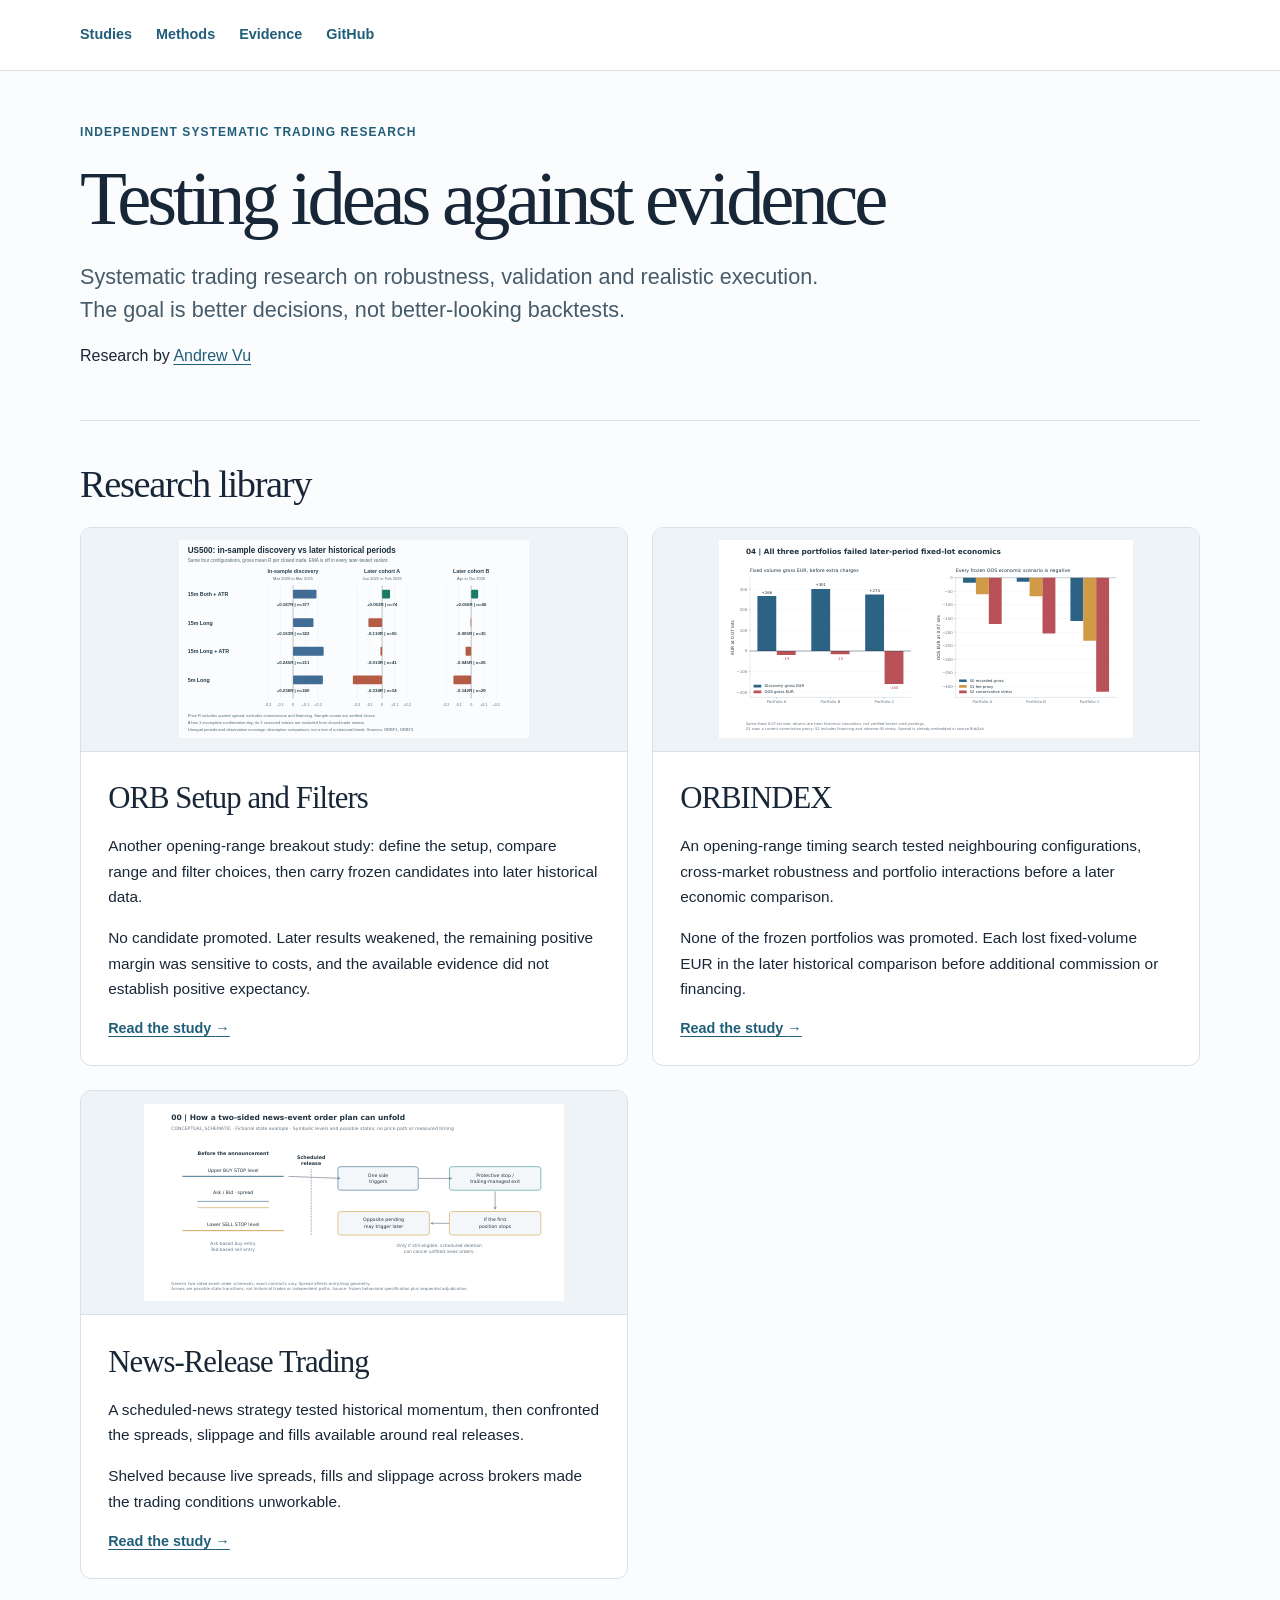
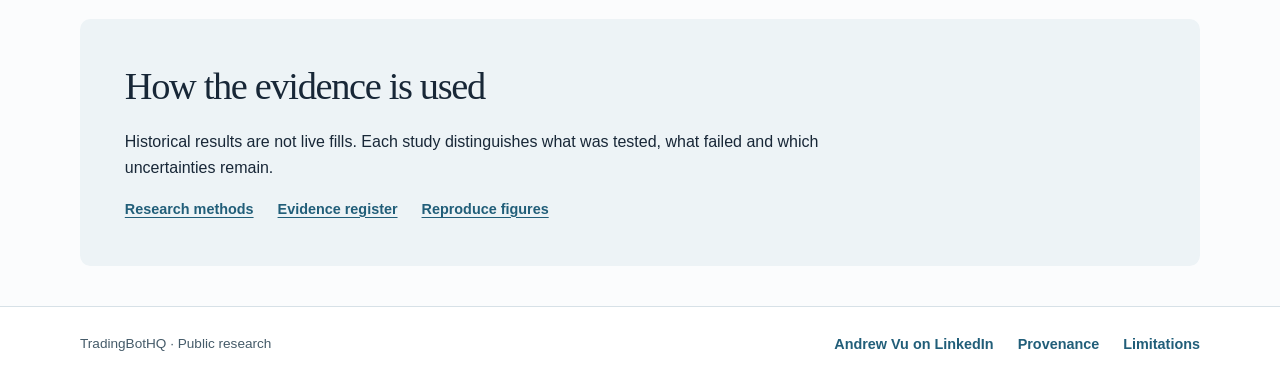
<file: docs/index.html>
<!doctype html>
<html lang="en">
<head>
<meta charset="utf-8">
<meta name="viewport" content="width=device-width, initial-scale=1">
<title>Research library | TradingBotHQ</title>
<meta name="description" content="Robustness, validation and execution in systematic trading research. Selected studies by Andrew Vu.">
<meta name="twitter:card" content="summary_large_image">
<meta property="og:type" content="website">
<meta property="og:title" content="Systematic Trading Research | Andrew Vu">
<meta property="og:description" content="Robustness, validation and execution in systematic trading research. Selected studies by Andrew Vu.">
<meta property="og:url" content="https://vda93.github.io/systematic-research-lab/">
<meta property="og:image" content="https://vda93.github.io/systematic-research-lab/social-preview.png">
<meta property="og:image:width" content="1200">
<meta property="og:image:height" content="630">
<meta property="og:image:alt" content="Systematic trading research: robustness, validation and execution">
<link rel="stylesheet" href="site.css">
</head>
<body>
<a class="skip" href="#content">Skip to content</a>
<header><div class="shell nav">
<nav aria-label="Main navigation"><a href="index.html#research">Studies</a>
<a href="index.html#method">Methods</a>
<a href="https://github.com/vda93/systematic-research-lab/blob/main/docs/evidence.md">Evidence</a> <a href="https://github.com/vda93/systematic-research-lab">GitHub</a></nav>
</div></header>
<main id="content" tabindex="-1" class="shell">
<section class="hero">
<p class="kicker">Independent systematic trading research</p>
<h1>Testing ideas against evidence</h1>
<p class="lead">Systematic trading research on robustness, validation and realistic execution. The goal is better decisions, not better-looking backtests.</p>
<p class="citation">Research by <a href="https://www.linkedin.com/in/andrew-vu-4861b9191/">Andrew Vu</a></p>
</section>
<section id="research"><h2>Research library</h2><div class="cards"><article class="card"><div class="plot"><img src="plots/orb-setup-filters-comparison.svg" width="1120" height="630" alt="The same four opening-range setups compared on average gross risk units per close in discovery and two later historical cohorts" loading="lazy"></div><div class="card-body"><h3><a href="orb-setup-filters.html">ORB Setup and Filters</a></h3><p>Another opening-range breakout study: define the setup, compare range and filter choices, then carry frozen candidates into later historical data.</p><p>No candidate promoted. Later results weakened, the remaining positive margin was sensitive to costs, and the available evidence did not establish positive expectancy.</p><a class="read" href="orb-setup-filters.html">Read the study <span aria-hidden="true">→</span></a></div></article><article class="card"><div class="plot"><img src="plots/orbindex-economics.svg" width="965" height="461" alt="Fixed-volume EUR outcomes in discovery and the later historical comparison" loading="lazy"></div><div class="card-body"><h3><a href="orbindex.html">ORBINDEX</a></h3><p>An opening-range timing search tested neighbouring configurations, cross-market robustness and portfolio interactions before a later economic comparison.</p><p>None of the frozen portfolios was promoted. Each lost fixed-volume EUR in the later historical comparison before additional commission or financing.</p><a class="read" href="orbindex.html">Read the study <span aria-hidden="true">→</span></a></div></article><article class="card"><div class="plot"><img src="plots/macro-mechanics.svg" width="950" height="446" alt="Conceptual buy-stop and sell-stop triggers around an economic release" loading="lazy"></div><div class="card-body"><h3><a href="macroimpulse.html">News-Release Trading</a></h3><p>A scheduled-news strategy tested historical momentum, then confronted the spreads, slippage and fills available around real releases.</p><p>Shelved because live spreads, fills and slippage across brokers made the trading conditions unworkable.</p><a class="read" href="macroimpulse.html">Read the study <span aria-hidden="true">→</span></a></div></article></div></section>
<section class="method" id="method"><h2>How the evidence is used</h2>
<p>Historical results are not live fills. Each study distinguishes what was tested, what failed and which uncertainties remain.</p>
<nav aria-label="Methods and sources"><a href="https://github.com/vda93/systematic-research-lab/blob/main/docs/empirical-methods.md">Research methods</a> <a href="https://github.com/vda93/systematic-research-lab/blob/main/docs/evidence.md">Evidence register</a> <a href="https://github.com/vda93/systematic-research-lab/blob/main/docs/security.md#reproduce-the-checks">Reproduce figures</a></nav>
</section>
</main>
<footer><div class="shell foot"><span>TradingBotHQ · Public research</span>
<nav aria-label="Publication information"><a href="https://www.linkedin.com/in/andrew-vu-4861b9191/">Andrew Vu on LinkedIn</a> <a href="https://github.com/vda93/systematic-research-lab/blob/main/docs/provenance.md">Provenance</a> <a href="https://github.com/vda93/systematic-research-lab/blob/main/docs/limitations.md">Limitations</a></nav></div></footer>
</body>
</html>
</file>
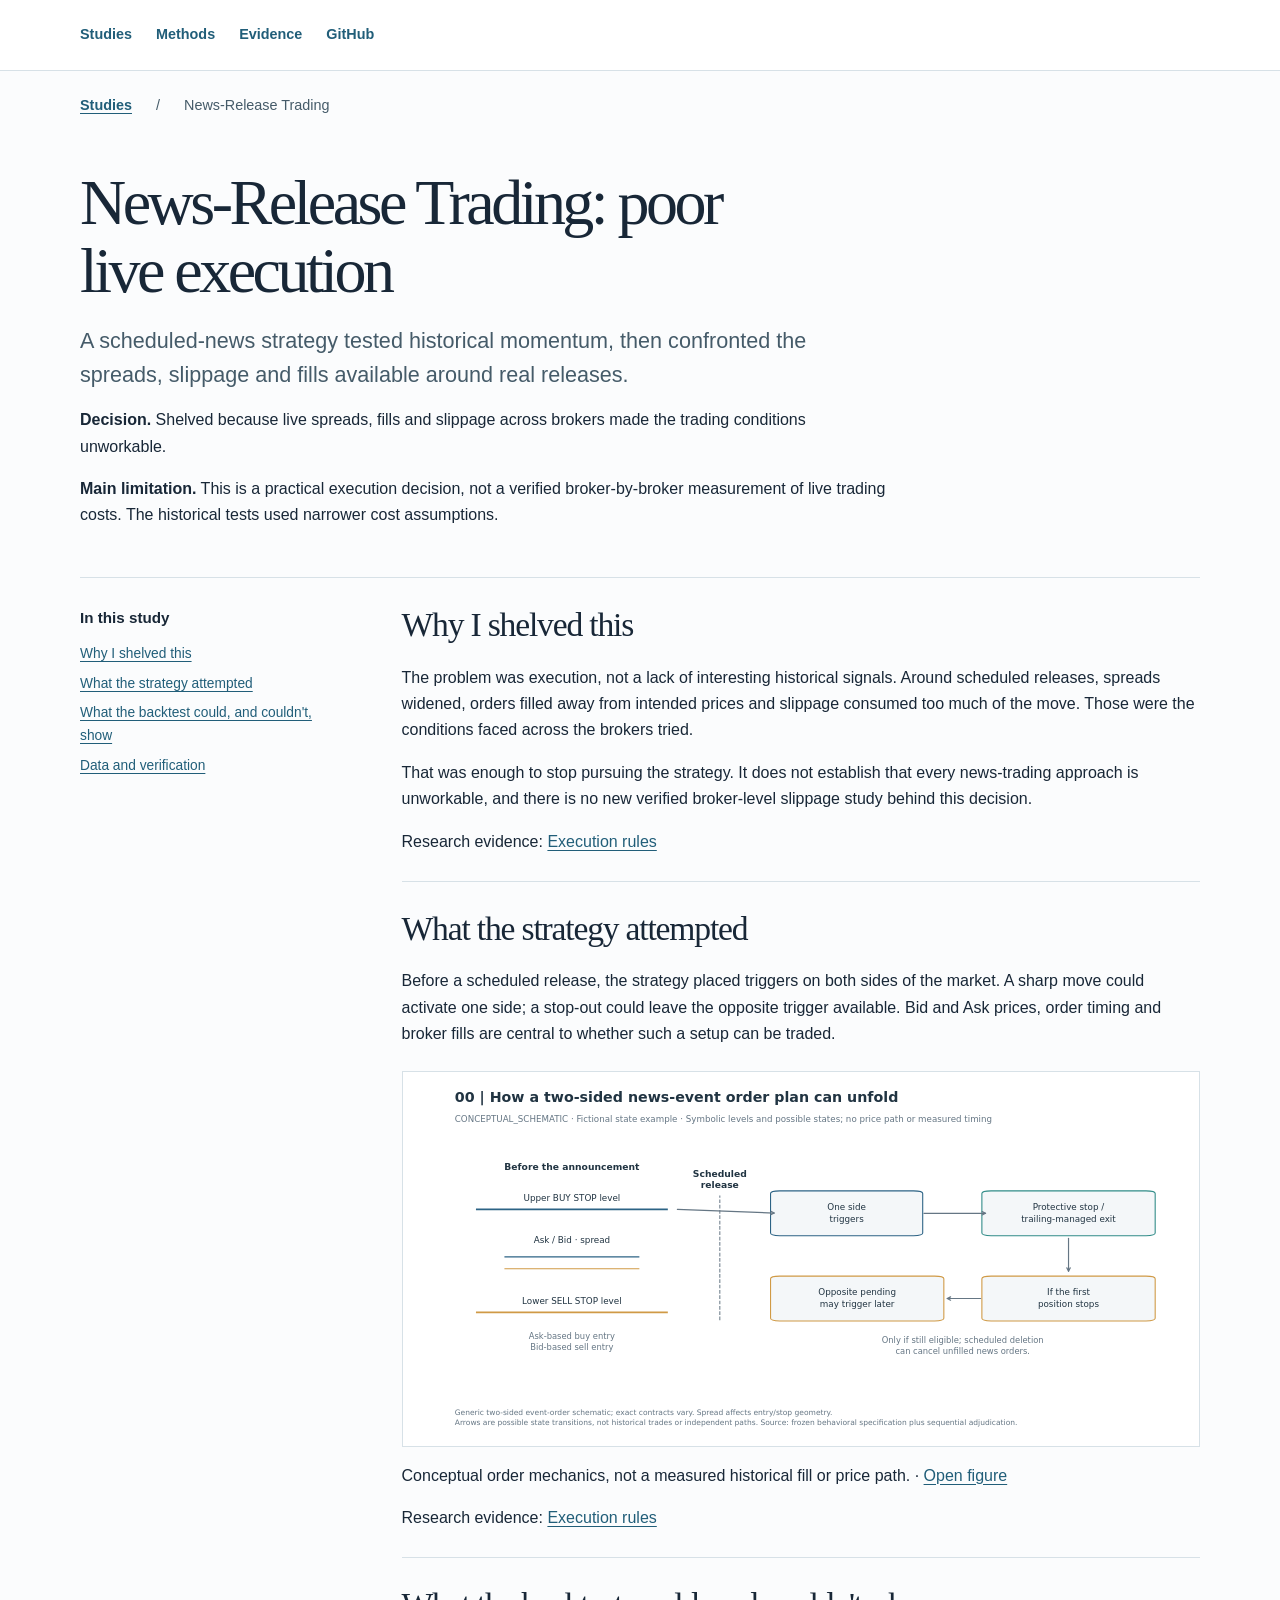
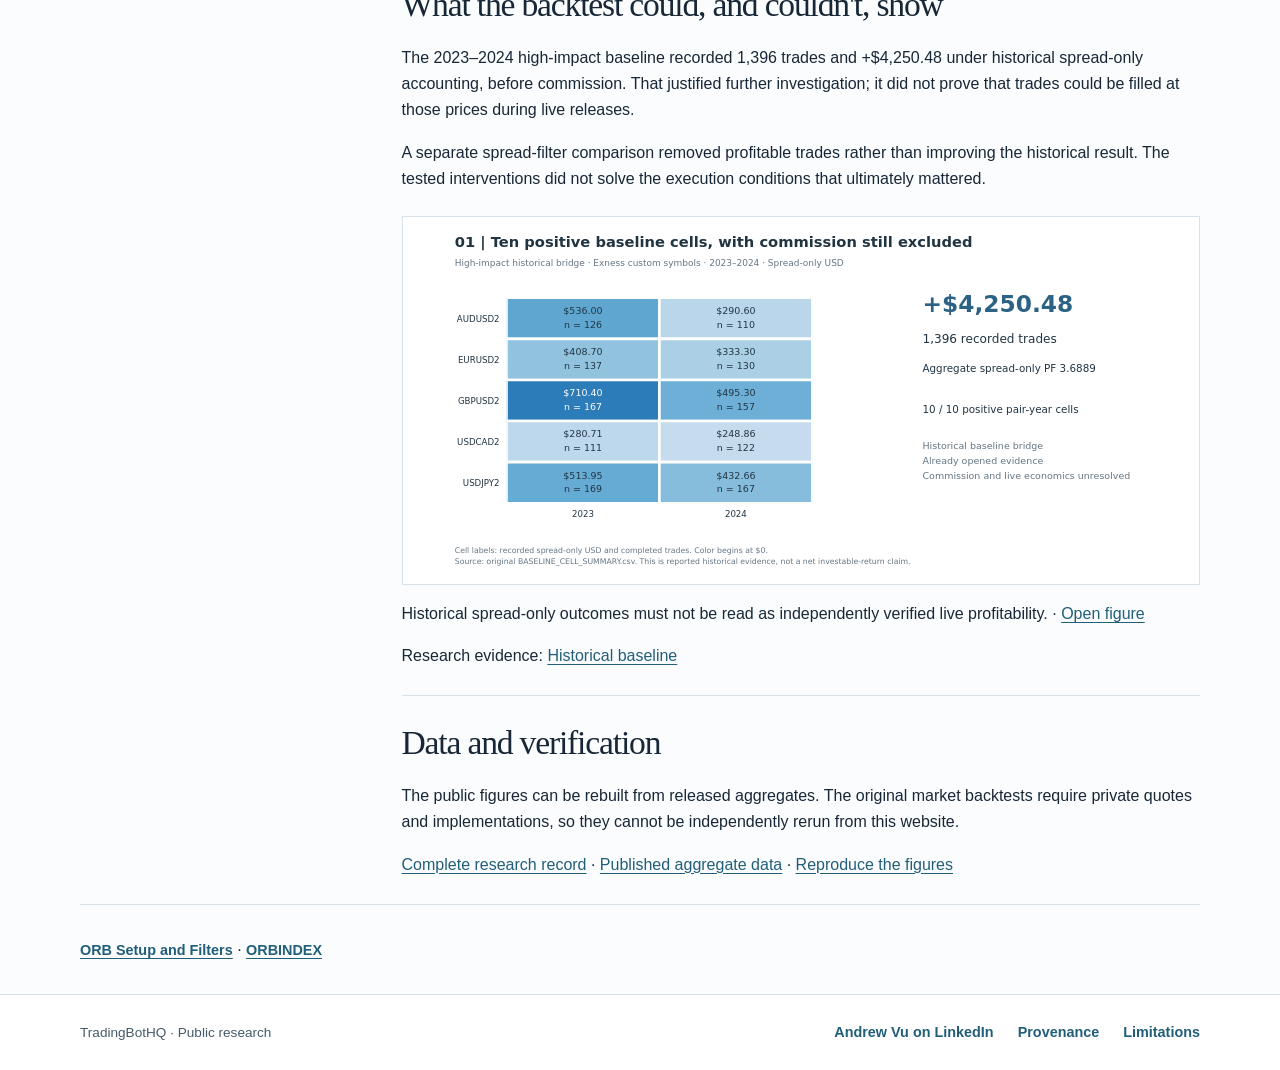
<file: docs/macroimpulse.html>
<!doctype html>
<html lang="en">
<head>
<meta charset="utf-8">
<meta name="viewport" content="width=device-width, initial-scale=1">
<title>News-Release Trading | TradingBotHQ</title>
<meta name="description" content="News-release backtests met the reality of spreads, poor fills and slippage. Why the research was shelved.">
<meta name="twitter:card" content="summary_large_image">
<meta property="og:type" content="article">
<meta property="og:title" content="News-Release Trading | Execution Research">
<meta property="og:description" content="News-release backtests met the reality of spreads, poor fills and slippage. Why the research was shelved.">
<meta property="og:url" content="https://vda93.github.io/systematic-research-lab/macroimpulse.html">
<meta property="og:image" content="https://vda93.github.io/systematic-research-lab/social-preview.png">
<meta property="og:image:width" content="1200">
<meta property="og:image:height" content="630">
<meta property="og:image:alt" content="Systematic trading research: robustness, validation and execution">
<link rel="stylesheet" href="site.css">
</head>
<body>
<a class="skip" href="#content">Skip to content</a>
<header><div class="shell nav">
<nav aria-label="Main navigation"><a href="index.html#research">Studies</a>
<a href="index.html#method">Methods</a>
<a href="https://github.com/vda93/systematic-research-lab/blob/main/docs/evidence.md">Evidence</a> <a href="https://github.com/vda93/systematic-research-lab">GitHub</a></nav>
</div></header>
<main id="content" tabindex="-1" class="shell">
<nav class="crumb" aria-label="Breadcrumb"><a href="index.html#research">Studies</a>
<span aria-hidden="true"> / </span><span aria-current="page">News-Release Trading</span></nav>
<article><div class="article-head">
<h1>News-Release Trading: poor live execution</h1>
<p class="lead">A scheduled-news strategy tested historical momentum, then confronted the spreads, slippage and fills available around real releases.</p>
<p><strong>Decision.</strong> Shelved because live spreads, fills and slippage across brokers made the trading conditions unworkable.</p>
<p><strong>Main limitation.</strong> This is a practical execution decision, not a verified broker-by-broker measurement of live trading costs. The historical tests used narrower cost assumptions.</p>
</div><div class="article-layout">
<nav class="contents" aria-label="Article contents"><strong>In this study</strong>
<ul><li><a href="#section-1">Why I shelved this</a></li><li><a href="#section-2">What the strategy attempted</a></li><li><a href="#section-3">What the backtest could, and couldn&#x27;t, show</a></li><li><a href="#verification">Data and verification</a></li></ul></nav>
<div class="reading"><section id="section-1"><h2>Why I shelved this</h2>
<p>The problem was execution, not a lack of interesting historical signals. Around scheduled releases, spreads widened, orders filled away from intended prices and slippage consumed too much of the move. Those were the conditions faced across the brokers tried.</p>
<p>That was enough to stop pursuing the strategy. It does not establish that every news-trading approach is unworkable, and there is no new verified broker-level slippage study behind this decision.</p>
<p class="citation">Research evidence: <a href="https://github.com/vda93/systematic-research-lab/blob/main/docs/evidence.md#b08">Execution rules</a></p>
</section><section id="section-2"><h2>What the strategy attempted</h2>
<p>Before a scheduled release, the strategy placed triggers on both sides of the market. A sharp move could activate one side; a stop-out could leave the opposite trigger available. Bid and Ask prices, order timing and broker fills are central to whether such a setup can be traded.</p>
<a class="chart" href="plots/macro-mechanics.svg"><img src="plots/macro-mechanics.svg" width="950" height="446" alt="Fictional two-sided order triggers with protective and possible opposite-side exits" loading="lazy"></a>
<p class="citation">Conceptual order mechanics, not a measured historical fill or price path. · <a href="plots/macro-mechanics.svg">Open figure</a></p>
<p class="citation">Research evidence: <a href="https://github.com/vda93/systematic-research-lab/blob/main/docs/evidence.md#b08">Execution rules</a></p>
</section><section id="section-3"><h2>What the backtest could, and couldn&#x27;t, show</h2>
<p>The 2023–2024 high-impact baseline recorded 1,396 trades and +$4,250.48 under historical spread-only accounting, before commission. That justified further investigation; it did not prove that trades could be filled at those prices during live releases.</p>
<p>A separate spread-filter comparison removed profitable trades rather than improving the historical result. The tested interventions did not solve the execution conditions that ultimately mattered.</p>
<a class="chart" href="plots/macro-baseline.svg"><img src="plots/macro-baseline.svg" width="922" height="425" alt="Historical FX news baseline trades and spread-only results by currency pair and year" loading="lazy"></a>
<p class="citation">Historical spread-only outcomes must not be read as independently verified live profitability. · <a href="plots/macro-baseline.svg">Open figure</a></p>
<p class="citation">Research evidence: <a href="https://github.com/vda93/systematic-research-lab/blob/main/docs/evidence.md#b09">Historical baseline</a></p>
</section><section id="verification"><h2>Data and verification</h2><p>The public figures can be rebuilt from released aggregates. The original market backtests require private quotes and implementations, so they cannot be independently rerun from this website.</p><p><a href="https://github.com/vda93/systematic-research-lab/blob/main/studies/news-research.md">Complete research record</a> · <a href="https://github.com/vda93/systematic-research-lab/blob/main/data/macro-public.json">Published aggregate data</a> · <a href="https://github.com/vda93/systematic-research-lab/blob/main/docs/security.md#reproduce-the-checks">Reproduce the figures</a></p></section></div>
</div></article>
<nav class="related" aria-label="Study navigation"><a href="orb-setup-filters.html">ORB Setup and Filters</a> · <a href="orbindex.html">ORBINDEX</a></nav>
</main>
<footer><div class="shell foot"><span>TradingBotHQ · Public research</span>
<nav aria-label="Publication information"><a href="https://www.linkedin.com/in/andrew-vu-4861b9191/">Andrew Vu on LinkedIn</a> <a href="https://github.com/vda93/systematic-research-lab/blob/main/docs/provenance.md">Provenance</a> <a href="https://github.com/vda93/systematic-research-lab/blob/main/docs/limitations.md">Limitations</a></nav></div></footer>
</body>
</html>
</file>
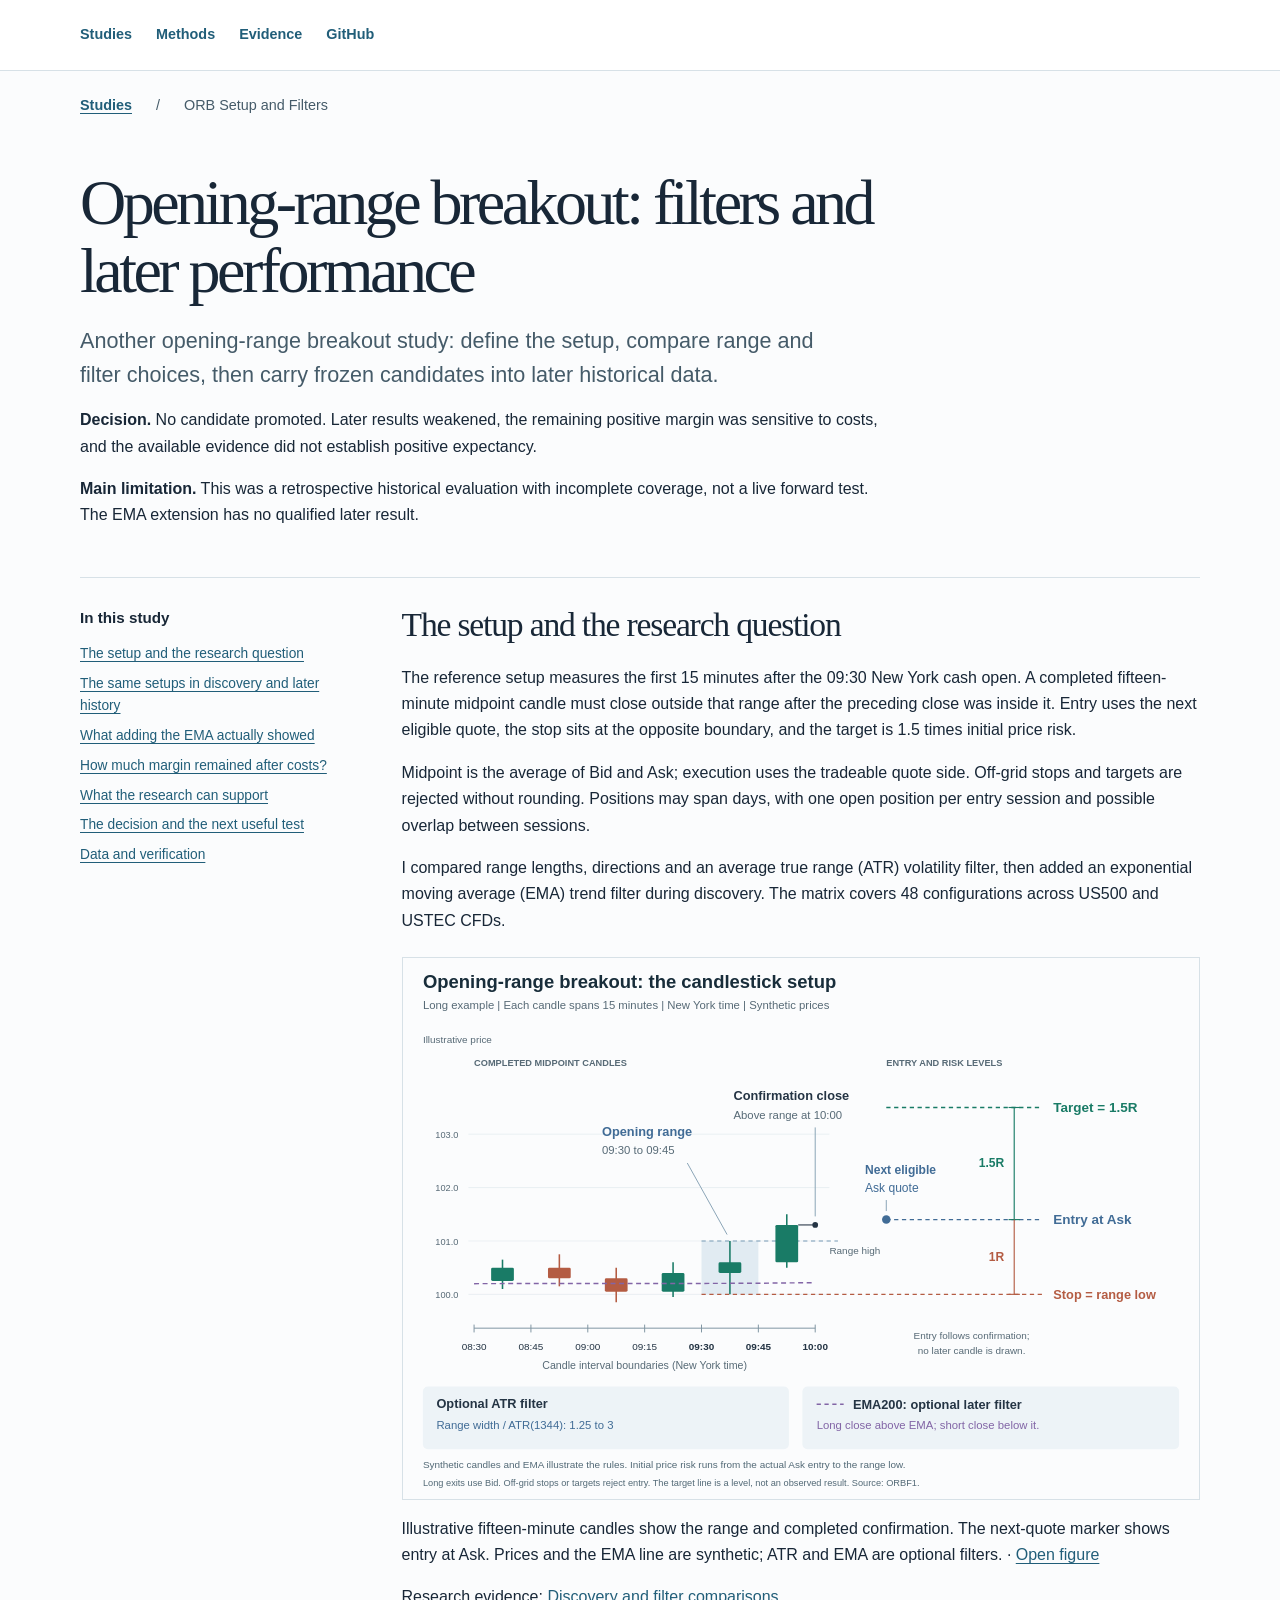
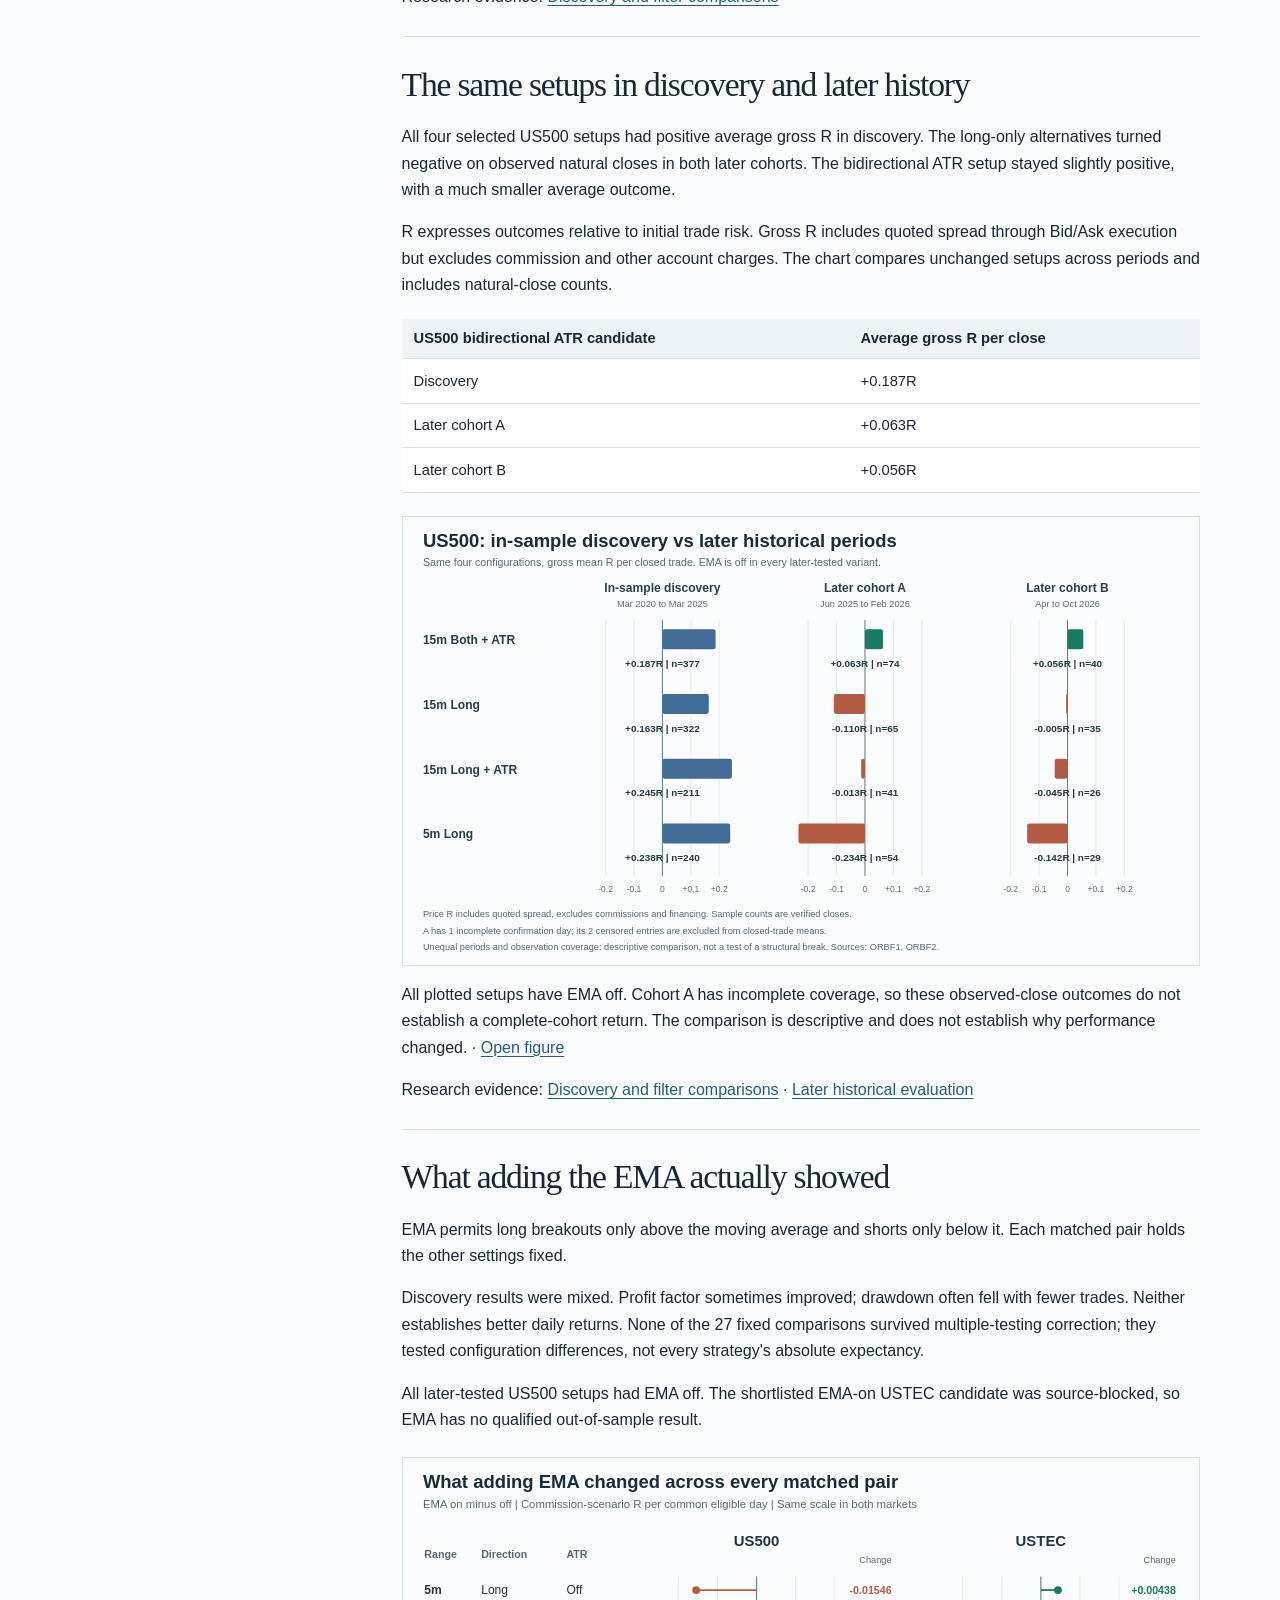
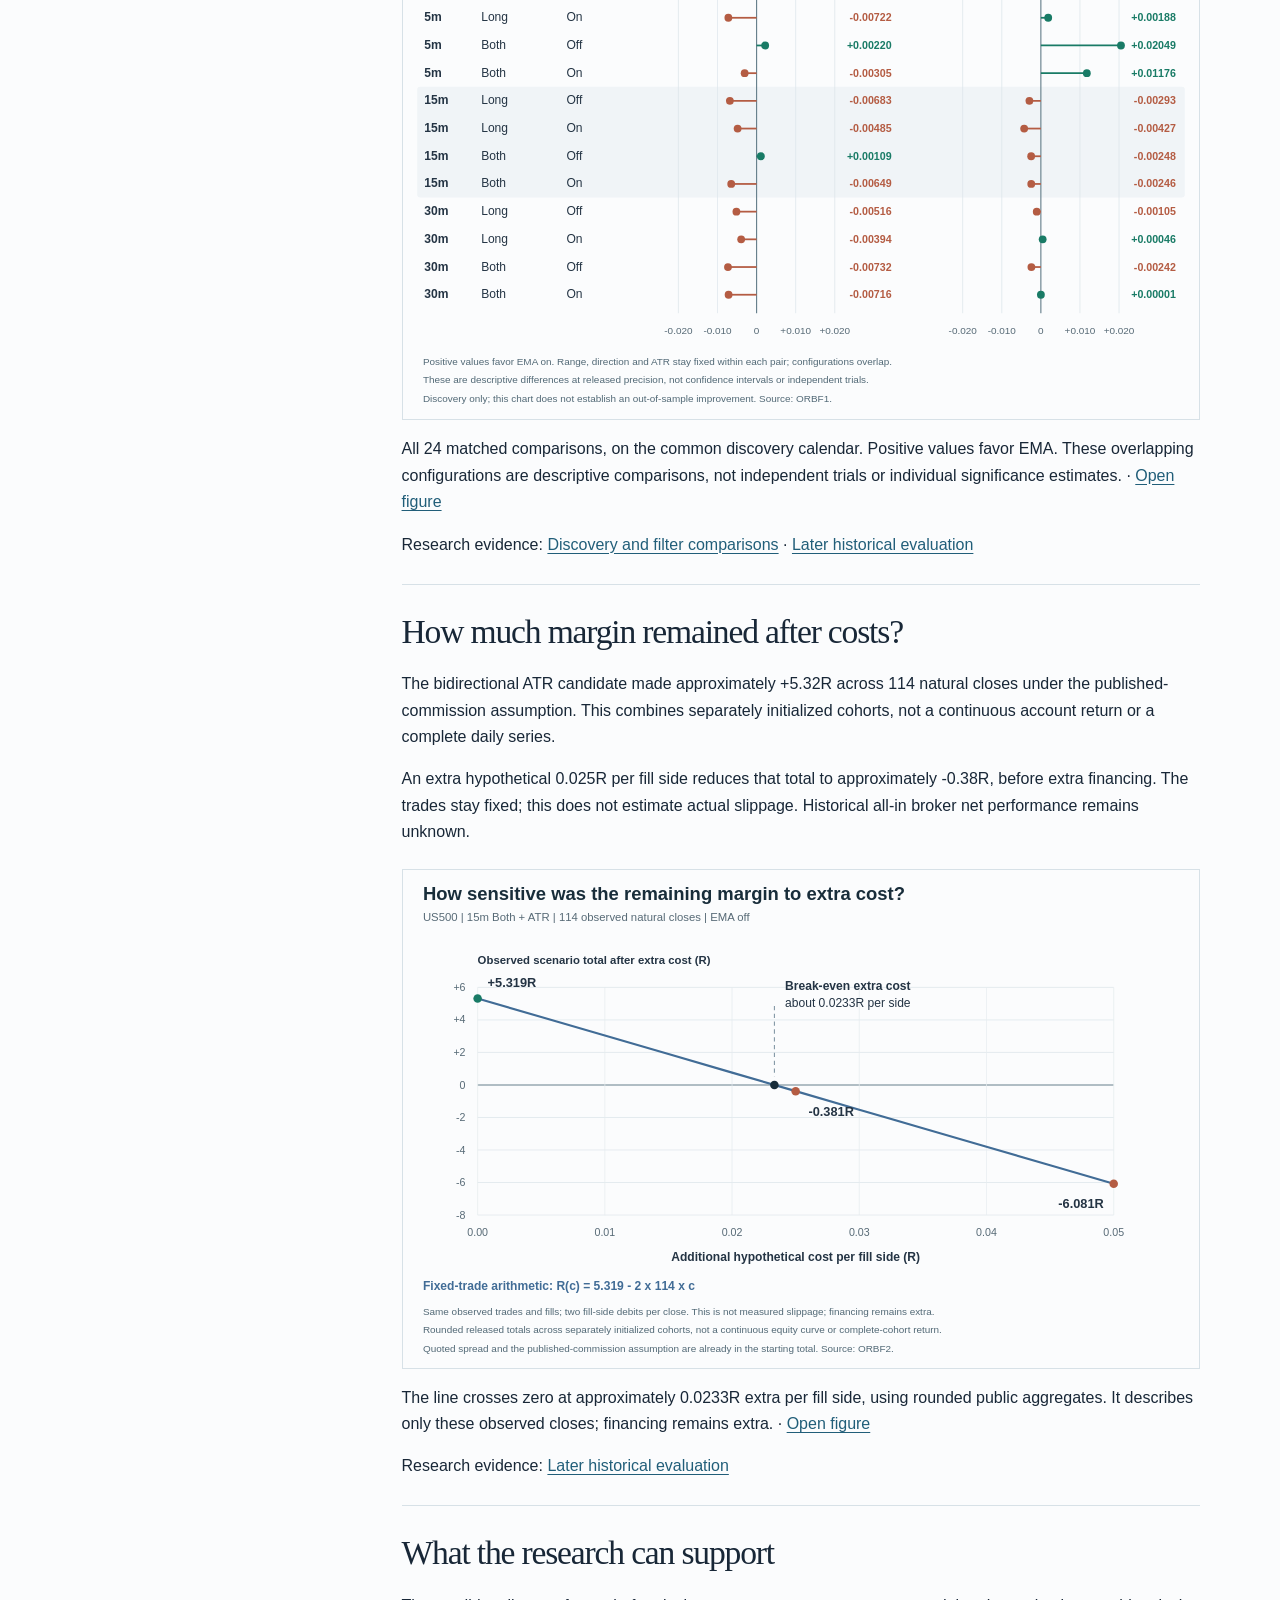
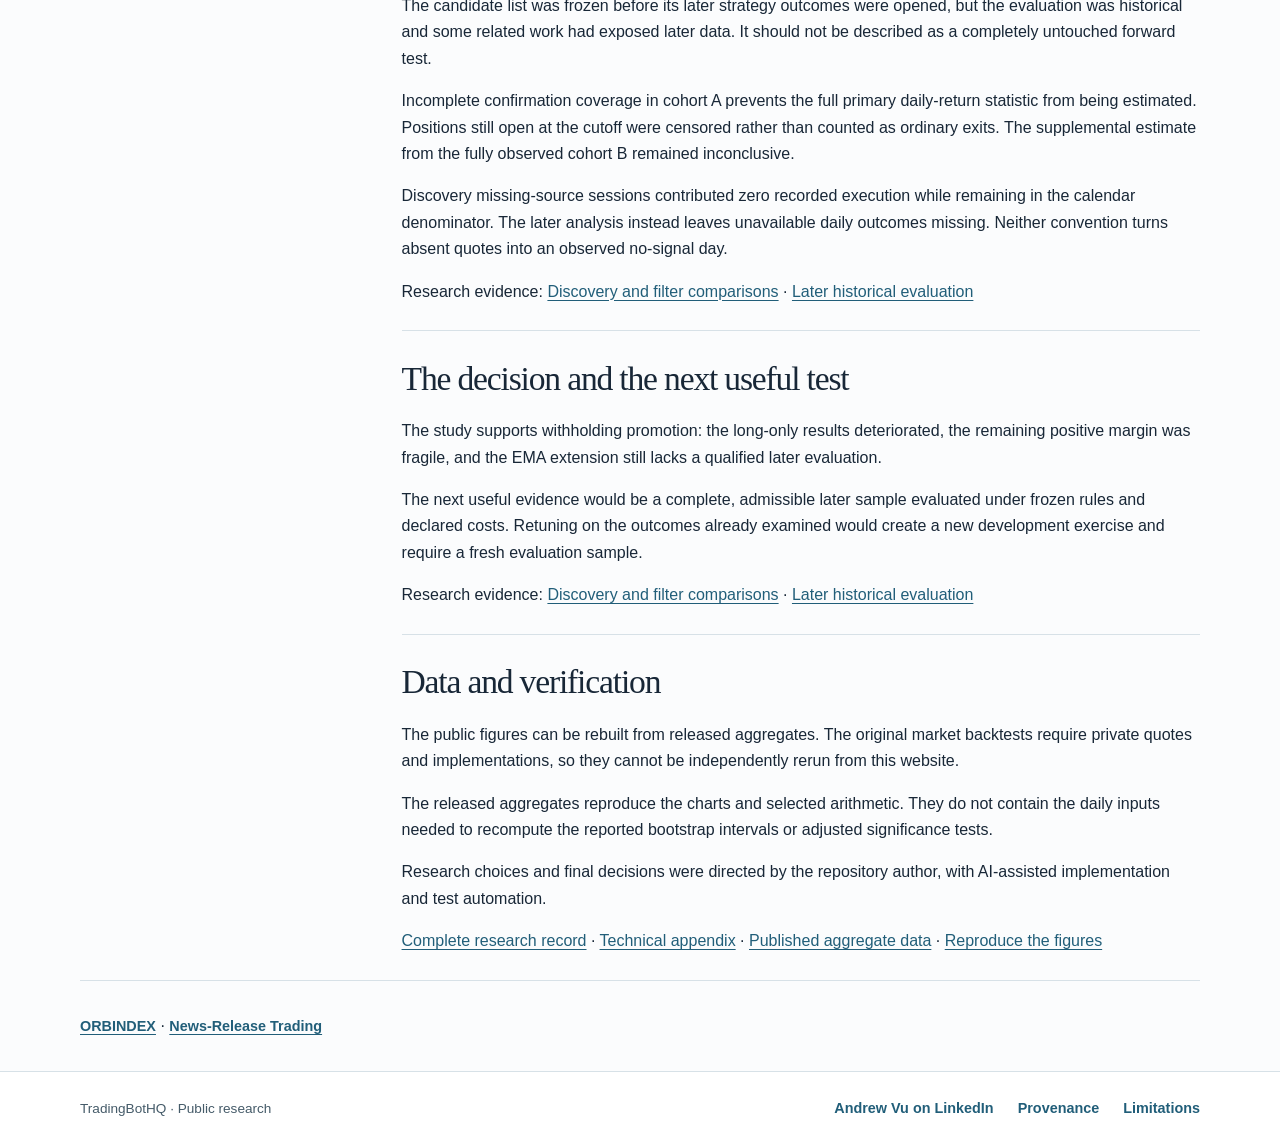
<file: docs/orb-setup-filters.html>
<!doctype html>
<html lang="en">
<head>
<meta charset="utf-8">
<meta name="viewport" content="width=device-width, initial-scale=1">
<title>ORB Setup and Filters | TradingBotHQ</title>
<meta name="description" content="Another opening-range breakout study: the setup, a later EMA extension, and weaker results in historical evaluation.">
<meta name="twitter:card" content="summary_large_image">
<meta property="og:type" content="article">
<meta property="og:title" content="Opening-Range Breakout | Filters and Later Performance">
<meta property="og:description" content="Another opening-range breakout study: the setup, a later EMA extension, and weaker results in historical evaluation.">
<meta property="og:url" content="https://vda93.github.io/systematic-research-lab/orb-setup-filters.html">
<meta property="og:image" content="https://vda93.github.io/systematic-research-lab/social-preview.png">
<meta property="og:image:width" content="1200">
<meta property="og:image:height" content="630">
<meta property="og:image:alt" content="Systematic trading research: robustness, validation and execution">
<link rel="stylesheet" href="site.css">
</head>
<body>
<a class="skip" href="#content">Skip to content</a>
<header><div class="shell nav">
<nav aria-label="Main navigation"><a href="index.html#research">Studies</a>
<a href="index.html#method">Methods</a>
<a href="https://github.com/vda93/systematic-research-lab/blob/main/docs/evidence.md">Evidence</a> <a href="https://github.com/vda93/systematic-research-lab">GitHub</a></nav>
</div></header>
<main id="content" tabindex="-1" class="shell">
<nav class="crumb" aria-label="Breadcrumb"><a href="index.html#research">Studies</a>
<span aria-hidden="true"> / </span><span aria-current="page">ORB Setup and Filters</span></nav>
<article><div class="article-head">
<h1>Opening-range breakout: filters and later performance</h1>
<p class="lead">Another opening-range breakout study: define the setup, compare range and filter choices, then carry frozen candidates into later historical data.</p>
<p><strong>Decision.</strong> No candidate promoted. Later results weakened, the remaining positive margin was sensitive to costs, and the available evidence did not establish positive expectancy.</p>
<p><strong>Main limitation.</strong> This was a retrospective historical evaluation with incomplete coverage, not a live forward test. The EMA extension has no qualified later result.</p>
</div><div class="article-layout">
<nav class="contents" aria-label="Article contents"><strong>In this study</strong>
<ul><li><a href="#section-1">The setup and the research question</a></li><li><a href="#section-2">The same setups in discovery and later history</a></li><li><a href="#section-3">What adding the EMA actually showed</a></li><li><a href="#section-4">How much margin remained after costs?</a></li><li><a href="#section-5">What the research can support</a></li><li><a href="#section-6">The decision and the next useful test</a></li><li><a href="#verification">Data and verification</a></li></ul></nav>
<div class="reading"><section id="section-1"><h2>The setup and the research question</h2>
<p>The reference setup measures the first 15 minutes after the 09:30 New York cash open. A completed fifteen-minute midpoint candle must close outside that range after the preceding close was inside it. Entry uses the next eligible quote, the stop sits at the opposite boundary, and the target is 1.5 times initial price risk.</p>
<p>Midpoint is the average of Bid and Ask; execution uses the tradeable quote side. Off-grid stops and targets are rejected without rounding. Positions may span days, with one open position per entry session and possible overlap between sessions.</p>
<p>I compared range lengths, directions and an average true range (ATR) volatility filter, then added an exponential moving average (EMA) trend filter during discovery. The matrix covers 48 configurations across US500 and USTEC CFDs.</p>
<a class="chart" href="plots/orb-setup-filters-setup-candles.svg"><img src="plots/orb-setup-filters-setup-candles.svg" width="1120" height="760" alt="Illustrative candlesticks showing the opening range, completed confirmation, next-quote Ask entry, stop at the range low, target, and optional EMA filter" loading="lazy"></a>
<p class="citation">Illustrative fifteen-minute candles show the range and completed confirmation. The next-quote marker shows entry at Ask. Prices and the EMA line are synthetic; ATR and EMA are optional filters. · <a href="plots/orb-setup-filters-setup-candles.svg">Open figure</a></p>
<p class="citation">Research evidence: <a href="https://github.com/vda93/systematic-research-lab/blob/main/docs/evidence.md#orbf1">Discovery and filter comparisons</a></p>
</section><section id="section-2"><h2>The same setups in discovery and later history</h2>
<p>All four selected US500 setups had positive average gross R in discovery. The long-only alternatives turned negative on observed natural closes in both later cohorts. The bidirectional ATR setup stayed slightly positive, with a much smaller average outcome.</p>
<p>R expresses outcomes relative to initial trade risk. Gross R includes quoted spread through Bid/Ask execution but excludes commission and other account charges. The chart compares unchanged setups across periods and includes natural-close counts.</p>
<section class="table-scroll" tabindex="0" aria-label="Historical results comparison"><table>
<thead><tr><th scope="col">US500 bidirectional ATR candidate</th><th scope="col">Average gross R per close</th></tr></thead><tbody>
<tr><td>Discovery</td><td>+0.187R</td></tr>
<tr><td>Later cohort A</td><td>+0.063R</td></tr>
<tr><td>Later cohort B</td><td>+0.056R</td></tr>
</tbody></table></section>
<a class="chart" href="plots/orb-setup-filters-comparison.svg"><img src="plots/orb-setup-filters-comparison.svg" width="1120" height="630" alt="Four frozen US500 configurations show lower average gross R per natural close in the two later historical cohorts than in discovery" loading="lazy"></a>
<p class="citation">All plotted setups have EMA off. Cohort A has incomplete coverage, so these observed-close outcomes do not establish a complete-cohort return. The comparison is descriptive and does not establish why performance changed. · <a href="plots/orb-setup-filters-comparison.svg">Open figure</a></p>
<p class="citation">Research evidence: <a href="https://github.com/vda93/systematic-research-lab/blob/main/docs/evidence.md#orbf1">Discovery and filter comparisons</a> · <a href="https://github.com/vda93/systematic-research-lab/blob/main/docs/evidence.md#orbf2">Later historical evaluation</a></p>
</section><section id="section-3"><h2>What adding the EMA actually showed</h2>
<p>EMA permits long breakouts only above the moving average and shorts only below it. Each matched pair holds the other settings fixed.</p>
<p>Discovery results were mixed. Profit factor sometimes improved; drawdown often fell with fewer trades. Neither establishes better daily returns. None of the 27 fixed comparisons survived multiple-testing correction; they tested configuration differences, not every strategy&#x27;s absolute expectancy.</p>
<p>All later-tested US500 setups had EMA off. The shortlisted EMA-on USTEC candidate was source-blocked, so EMA has no qualified out-of-sample result.</p>
<a class="chart" href="plots/orb-setup-filters-ema.svg"><img src="plots/orb-setup-filters-ema.svg" width="1120" height="790" alt="All matched EMA-on minus EMA-off differences in commission-scenario R per common eligible day, split by market" loading="lazy"></a>
<p class="citation">All 24 matched comparisons, on the common discovery calendar. Positive values favor EMA. These overlapping configurations are descriptive comparisons, not independent trials or individual significance estimates. · <a href="plots/orb-setup-filters-ema.svg">Open figure</a></p>
<p class="citation">Research evidence: <a href="https://github.com/vda93/systematic-research-lab/blob/main/docs/evidence.md#orbf1">Discovery and filter comparisons</a> · <a href="https://github.com/vda93/systematic-research-lab/blob/main/docs/evidence.md#orbf2">Later historical evaluation</a></p>
</section><section id="section-4"><h2>How much margin remained after costs?</h2>
<p>The bidirectional ATR candidate made approximately +5.32R across 114 natural closes under the published-commission assumption. This combines separately initialized cohorts, not a continuous account return or a complete daily series.</p>
<p>An extra hypothetical 0.025R per fill side reduces that total to approximately -0.38R, before extra financing. The trades stay fixed; this does not estimate actual slippage. Historical all-in broker net performance remains unknown.</p>
<a class="chart" href="plots/orb-setup-filters-cost-sensitivity.svg"><img src="plots/orb-setup-filters-cost-sensitivity.svg" width="1120" height="700" alt="Combined observed closed-trade scenario R falls as hypothetical extra cost per fill side increases" loading="lazy"></a>
<p class="citation">The line crosses zero at approximately 0.0233R extra per fill side, using rounded public aggregates. It describes only these observed closes; financing remains extra. · <a href="plots/orb-setup-filters-cost-sensitivity.svg">Open figure</a></p>
<p class="citation">Research evidence: <a href="https://github.com/vda93/systematic-research-lab/blob/main/docs/evidence.md#orbf2">Later historical evaluation</a></p>
</section><section id="section-5"><h2>What the research can support</h2>
<p>The candidate list was frozen before its later strategy outcomes were opened, but the evaluation was historical and some related work had exposed later data. It should not be described as a completely untouched forward test.</p>
<p>Incomplete confirmation coverage in cohort A prevents the full primary daily-return statistic from being estimated. Positions still open at the cutoff were censored rather than counted as ordinary exits. The supplemental estimate from the fully observed cohort B remained inconclusive.</p>
<p>Discovery missing-source sessions contributed zero recorded execution while remaining in the calendar denominator. The later analysis instead leaves unavailable daily outcomes missing. Neither convention turns absent quotes into an observed no-signal day.</p>
<p class="citation">Research evidence: <a href="https://github.com/vda93/systematic-research-lab/blob/main/docs/evidence.md#orbf1">Discovery and filter comparisons</a> · <a href="https://github.com/vda93/systematic-research-lab/blob/main/docs/evidence.md#orbf2">Later historical evaluation</a></p>
</section><section id="section-6"><h2>The decision and the next useful test</h2>
<p>The study supports withholding promotion: the long-only results deteriorated, the remaining positive margin was fragile, and the EMA extension still lacks a qualified later evaluation.</p>
<p>The next useful evidence would be a complete, admissible later sample evaluated under frozen rules and declared costs. Retuning on the outcomes already examined would create a new development exercise and require a fresh evaluation sample.</p>
<p class="citation">Research evidence: <a href="https://github.com/vda93/systematic-research-lab/blob/main/docs/evidence.md#orbf1">Discovery and filter comparisons</a> · <a href="https://github.com/vda93/systematic-research-lab/blob/main/docs/evidence.md#orbf2">Later historical evaluation</a></p>
</section><section id="verification"><h2>Data and verification</h2><p>The public figures can be rebuilt from released aggregates. The original market backtests require private quotes and implementations, so they cannot be independently rerun from this website.</p><p>The released aggregates reproduce the charts and selected arithmetic. They do not contain the daily inputs needed to recompute the reported bootstrap intervals or adjusted significance tests.</p><p>Research choices and final decisions were directed by the repository author, with AI-assisted implementation and test automation.</p><p><a href="https://github.com/vda93/systematic-research-lab/blob/main/studies/orb-setup-filters.md">Complete research record</a> · <a href="https://github.com/vda93/systematic-research-lab/blob/main/studies/orb-setup-filters-appendix.md">Technical appendix</a> · <a href="https://github.com/vda93/systematic-research-lab/blob/main/data/orb-setup-filters-public.json">Published aggregate data</a> · <a href="https://github.com/vda93/systematic-research-lab/blob/main/docs/security.md#reproduce-the-checks">Reproduce the figures</a></p></section></div>
</div></article>
<nav class="related" aria-label="Study navigation"><a href="orbindex.html">ORBINDEX</a> · <a href="macroimpulse.html">News-Release Trading</a></nav>
</main>
<footer><div class="shell foot"><span>TradingBotHQ · Public research</span>
<nav aria-label="Publication information"><a href="https://www.linkedin.com/in/andrew-vu-4861b9191/">Andrew Vu on LinkedIn</a> <a href="https://github.com/vda93/systematic-research-lab/blob/main/docs/provenance.md">Provenance</a> <a href="https://github.com/vda93/systematic-research-lab/blob/main/docs/limitations.md">Limitations</a></nav></div></footer>
</body>
</html>
</file>
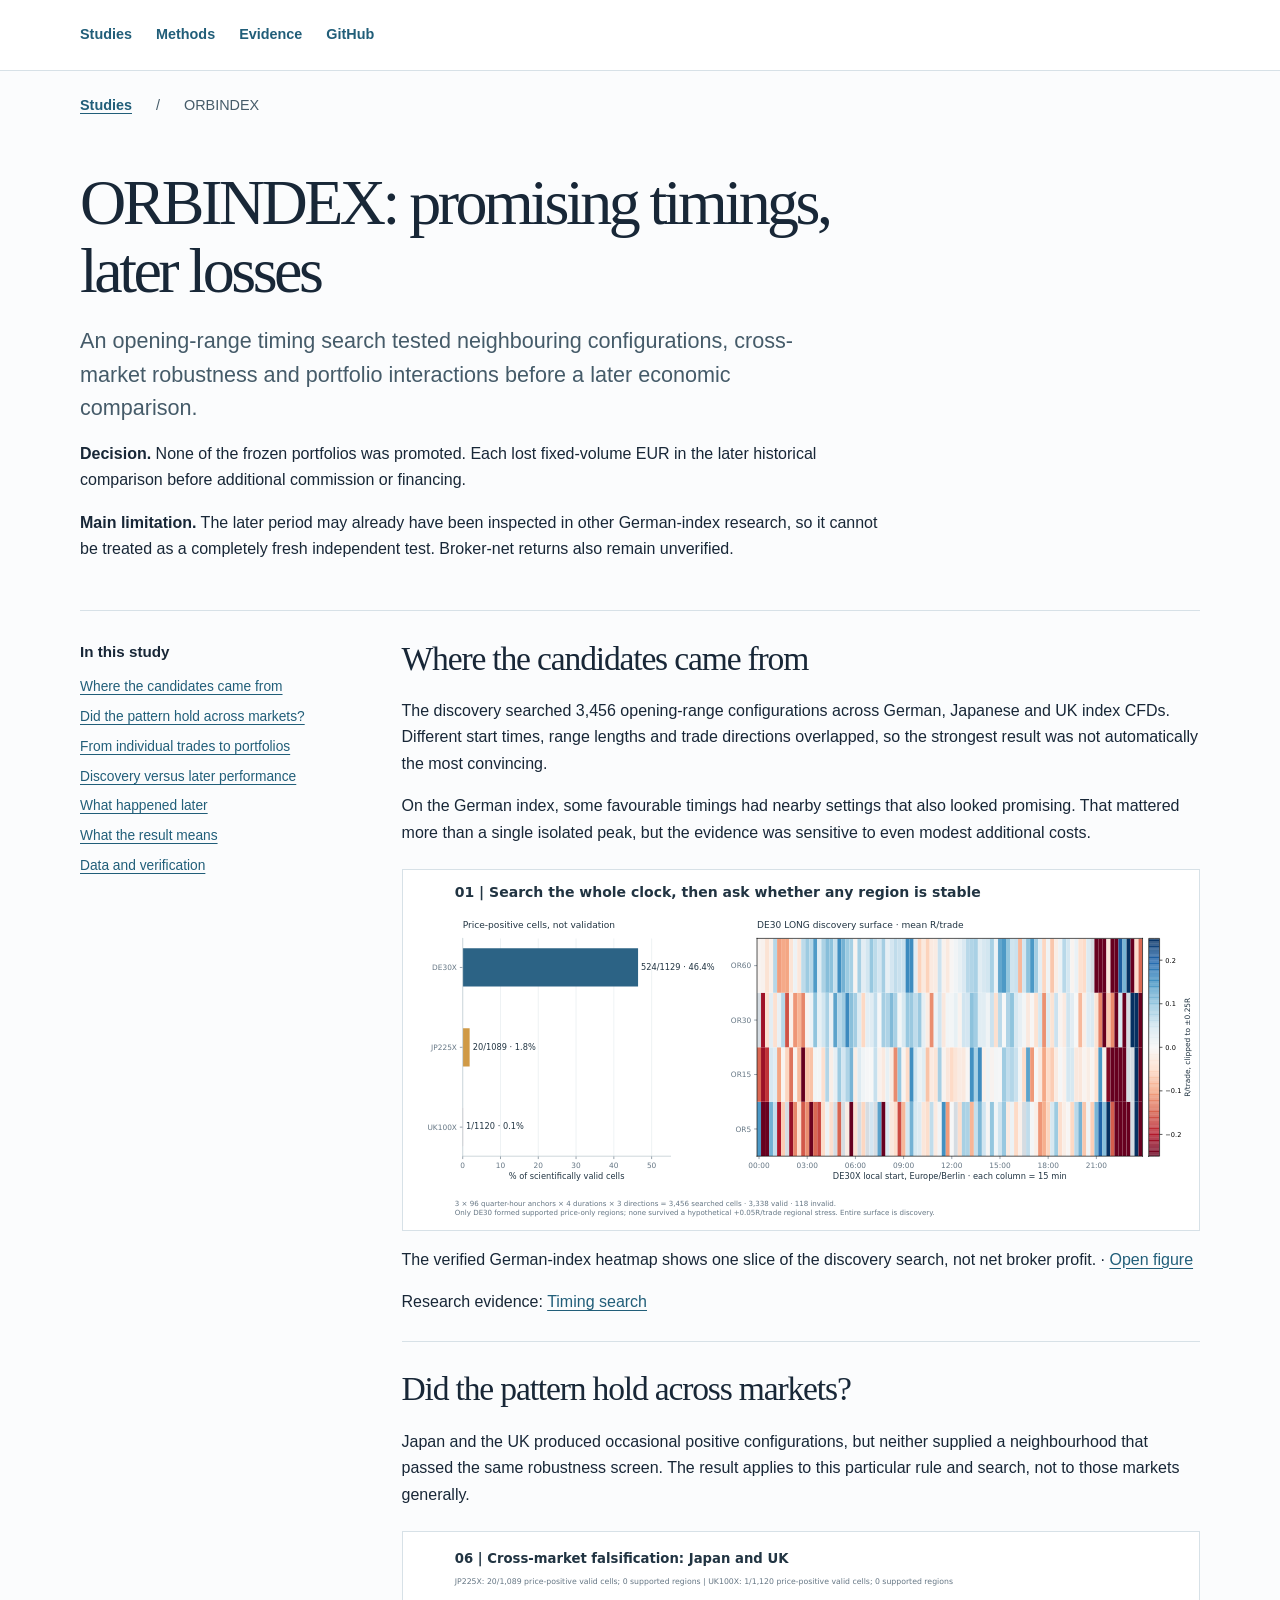
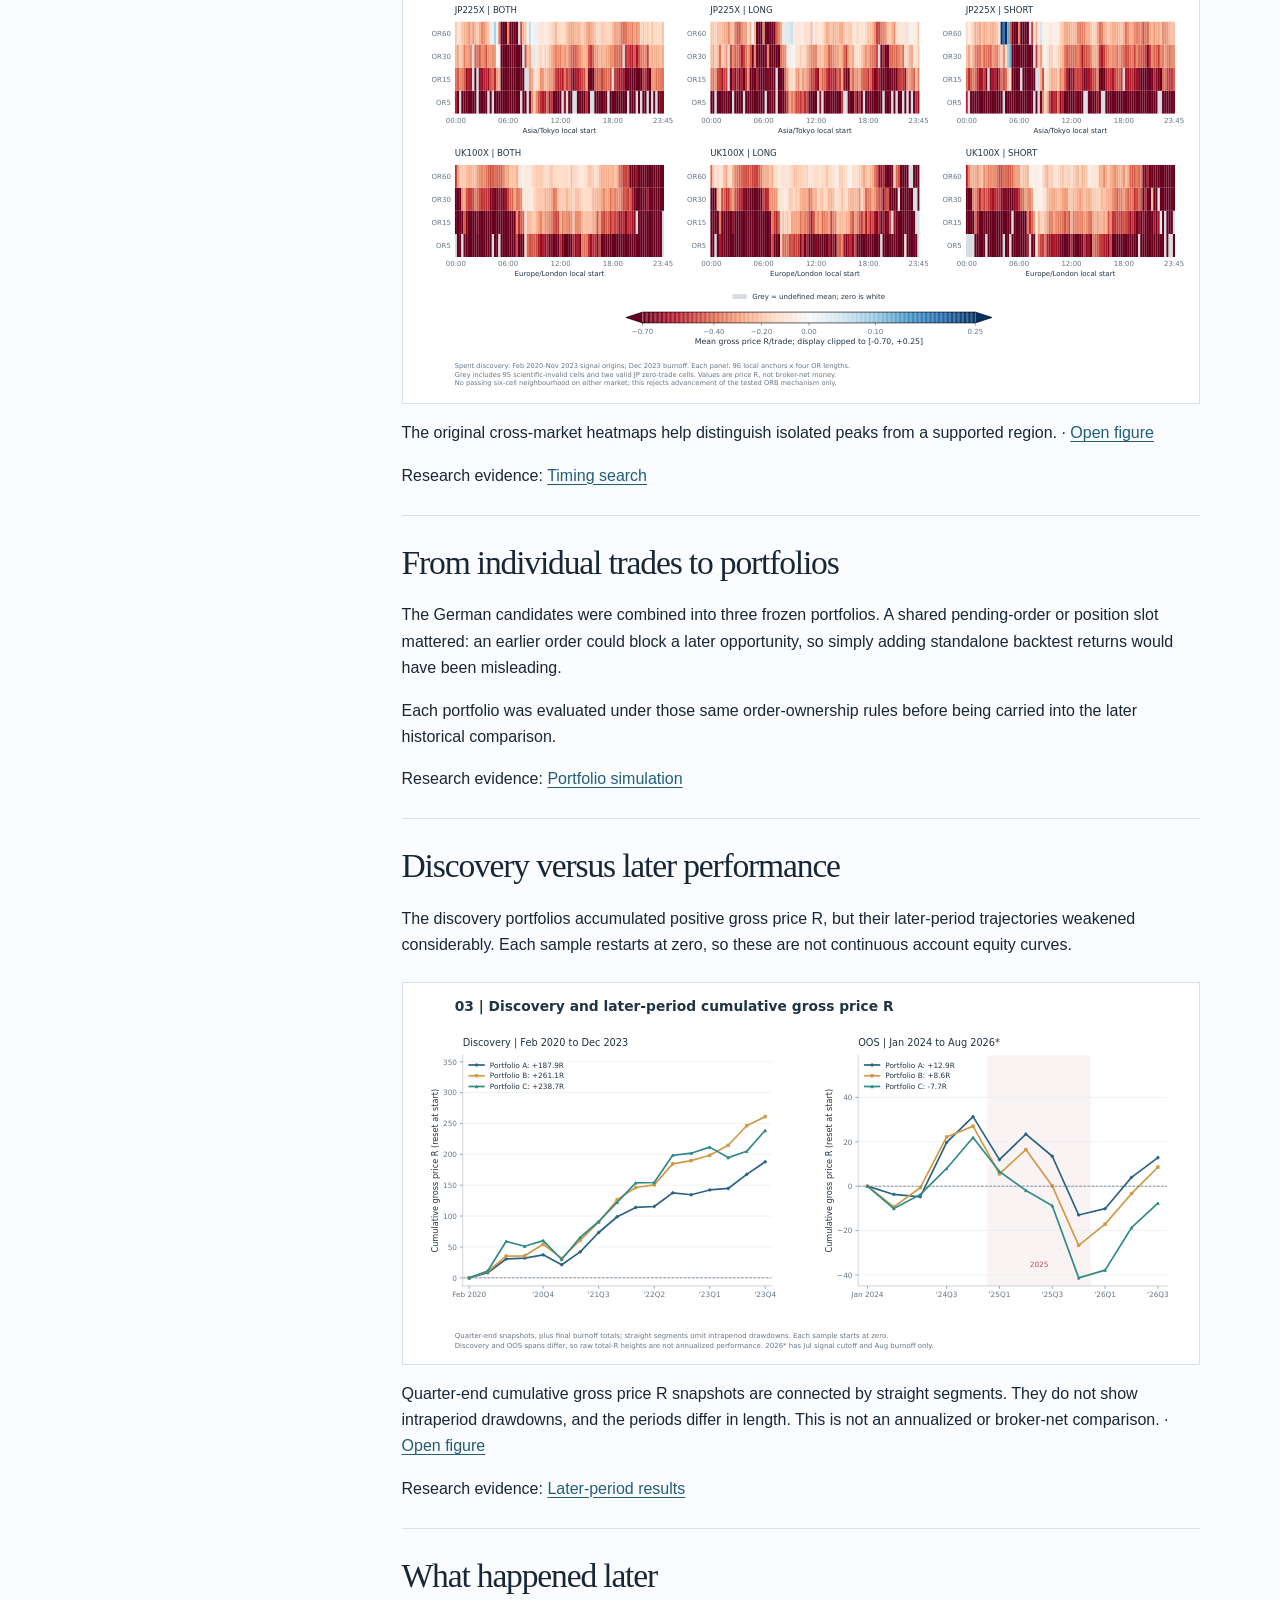
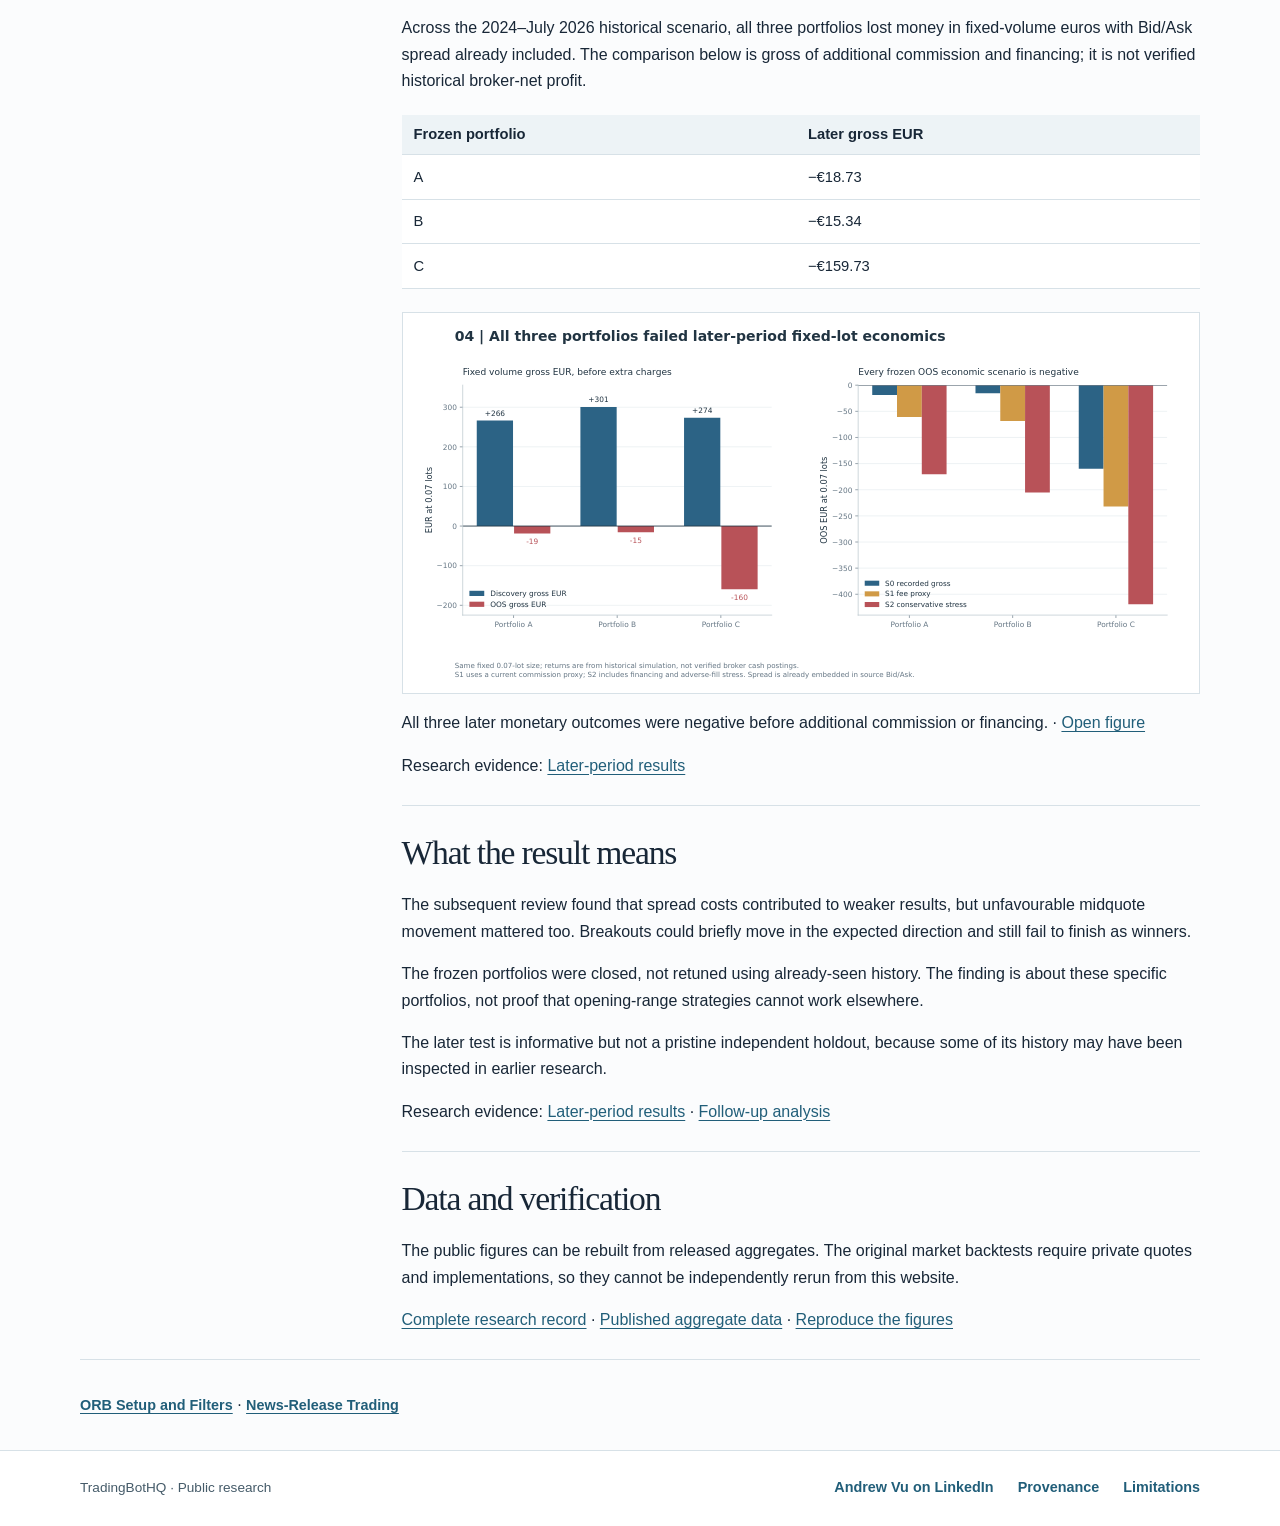
<file: docs/orbindex.html>
<!doctype html>
<html lang="en">
<head>
<meta charset="utf-8">
<meta name="viewport" content="width=device-width, initial-scale=1">
<title>ORBINDEX | TradingBotHQ</title>
<meta name="description" content="A timing search, frozen index portfolios and later economic evaluation, with source evidence and limitations.">
<meta name="twitter:card" content="summary_large_image">
<meta property="og:type" content="article">
<meta property="og:title" content="ORBINDEX | Robustness and Later Validation">
<meta property="og:description" content="A timing search, frozen index portfolios and later economic evaluation, with source evidence and limitations.">
<meta property="og:url" content="https://vda93.github.io/systematic-research-lab/orbindex.html">
<meta property="og:image" content="https://vda93.github.io/systematic-research-lab/social-preview.png">
<meta property="og:image:width" content="1200">
<meta property="og:image:height" content="630">
<meta property="og:image:alt" content="Systematic trading research: robustness, validation and execution">
<link rel="stylesheet" href="site.css">
</head>
<body>
<a class="skip" href="#content">Skip to content</a>
<header><div class="shell nav">
<nav aria-label="Main navigation"><a href="index.html#research">Studies</a>
<a href="index.html#method">Methods</a>
<a href="https://github.com/vda93/systematic-research-lab/blob/main/docs/evidence.md">Evidence</a> <a href="https://github.com/vda93/systematic-research-lab">GitHub</a></nav>
</div></header>
<main id="content" tabindex="-1" class="shell">
<nav class="crumb" aria-label="Breadcrumb"><a href="index.html#research">Studies</a>
<span aria-hidden="true"> / </span><span aria-current="page">ORBINDEX</span></nav>
<article><div class="article-head">
<h1>ORBINDEX: promising timings, later losses</h1>
<p class="lead">An opening-range timing search tested neighbouring configurations, cross-market robustness and portfolio interactions before a later economic comparison.</p>
<p><strong>Decision.</strong> None of the frozen portfolios was promoted. Each lost fixed-volume EUR in the later historical comparison before additional commission or financing.</p>
<p><strong>Main limitation.</strong> The later period may already have been inspected in other German-index research, so it cannot be treated as a completely fresh independent test. Broker-net returns also remain unverified.</p>
</div><div class="article-layout">
<nav class="contents" aria-label="Article contents"><strong>In this study</strong>
<ul><li><a href="#section-1">Where the candidates came from</a></li><li><a href="#section-2">Did the pattern hold across markets?</a></li><li><a href="#section-3">From individual trades to portfolios</a></li><li><a href="#section-4">Discovery versus later performance</a></li><li><a href="#section-5">What happened later</a></li><li><a href="#section-6">What the result means</a></li><li><a href="#verification">Data and verification</a></li></ul></nav>
<div class="reading"><section id="section-1"><h2>Where the candidates came from</h2>
<p>The discovery searched 3,456 opening-range configurations across German, Japanese and UK index CFDs. Different start times, range lengths and trade directions overlapped, so the strongest result was not automatically the most convincing.</p>
<p>On the German index, some favourable timings had nearby settings that also looked promising. That mattered more than a single isolated peak, but the evidence was sensitive to even modest additional costs.</p>
<a class="chart" href="plots/orbindex-search.svg"><img src="plots/orbindex-search.svg" width="965" height="436" alt="German-index timing heatmap showing results across the local trading day" loading="lazy"></a>
<p class="citation">The verified German-index heatmap shows one slice of the discovery search, not net broker profit. · <a href="plots/orbindex-search.svg">Open figure</a></p>
<p class="citation">Research evidence: <a href="https://github.com/vda93/systematic-research-lab/blob/main/docs/evidence.md#ix1">Timing search</a></p>
</section><section id="section-2"><h2>Did the pattern hold across markets?</h2>
<p>Japan and the UK produced occasional positive configurations, but neither supplied a neighbourhood that passed the same robustness screen. The result applies to this particular rule and search, not to those markets generally.</p>
<a class="chart" href="plots/orbindex-jp-uk-heatmaps.svg"><img src="plots/orbindex-jp-uk-heatmaps.svg" width="1022" height="605" alt="Japanese and UK index opening-range timing heatmaps across directions and range lengths" loading="lazy"></a>
<p class="citation">The original cross-market heatmaps help distinguish isolated peaks from a supported region. · <a href="plots/orbindex-jp-uk-heatmaps.svg">Open figure</a></p>
<p class="citation">Research evidence: <a href="https://github.com/vda93/systematic-research-lab/blob/main/docs/evidence.md#ix1">Timing search</a></p>
</section><section id="section-3"><h2>From individual trades to portfolios</h2>
<p>The German candidates were combined into three frozen portfolios. A shared pending-order or position slot mattered: an earlier order could block a later opportunity, so simply adding standalone backtest returns would have been misleading.</p>
<p>Each portfolio was evaluated under those same order-ownership rules before being carried into the later historical comparison.</p>
<p class="citation">Research evidence: <a href="https://github.com/vda93/systematic-research-lab/blob/main/docs/evidence.md#ix2">Portfolio simulation</a></p>
</section><section id="section-4"><h2>Discovery versus later performance</h2>
<p>The discovery portfolios accumulated positive gross price R, but their later-period trajectories weakened considerably. Each sample restarts at zero, so these are not continuous account equity curves.</p>
<a class="chart" href="plots/orbindex-curves.svg"><img src="plots/orbindex-curves.svg" width="979" height="468" alt="Cumulative gross price R lines for frozen German-index portfolios in discovery and the later historical test" loading="lazy"></a>
<p class="citation">Quarter-end cumulative gross price R snapshots are connected by straight segments. They do not show intraperiod drawdowns, and the periods differ in length. This is not an annualized or broker-net comparison. · <a href="plots/orbindex-curves.svg">Open figure</a></p>
<p class="citation">Research evidence: <a href="https://github.com/vda93/systematic-research-lab/blob/main/docs/evidence.md#ix3">Later-period results</a></p>
</section><section id="section-5"><h2>What happened later</h2>
<p>Across the 2024–July 2026 historical scenario, all three portfolios lost money in fixed-volume euros with Bid/Ask spread already included. The comparison below is gross of additional commission and financing; it is not verified historical broker-net profit.</p>
<section class="table-scroll" tabindex="0" aria-label="Historical results comparison"><table>
<thead><tr><th scope="col">Frozen portfolio</th><th scope="col">Later gross EUR</th></tr></thead><tbody>
<tr><td>A</td><td>−€18.73</td></tr>
<tr><td>B</td><td>−€15.34</td></tr>
<tr><td>C</td><td>−€159.73</td></tr>
</tbody></table></section>
<a class="chart" href="plots/orbindex-economics.svg"><img src="plots/orbindex-economics.svg" width="965" height="461" alt="Discovery and later-period fixed-volume EUR results for three frozen German-index portfolios" loading="lazy"></a>
<p class="citation">All three later monetary outcomes were negative before additional commission or financing. · <a href="plots/orbindex-economics.svg">Open figure</a></p>
<p class="citation">Research evidence: <a href="https://github.com/vda93/systematic-research-lab/blob/main/docs/evidence.md#ix3">Later-period results</a></p>
</section><section id="section-6"><h2>What the result means</h2>
<p>The subsequent review found that spread costs contributed to weaker results, but unfavourable midquote movement mattered too. Breakouts could briefly move in the expected direction and still fail to finish as winners.</p>
<p>The frozen portfolios were closed, not retuned using already-seen history. The finding is about these specific portfolios, not proof that opening-range strategies cannot work elsewhere.</p>
<p>The later test is informative but not a pristine independent holdout, because some of its history may have been inspected in earlier research.</p>
<p class="citation">Research evidence: <a href="https://github.com/vda93/systematic-research-lab/blob/main/docs/evidence.md#ix3">Later-period results</a> · <a href="https://github.com/vda93/systematic-research-lab/blob/main/docs/evidence.md#ix4">Follow-up analysis</a></p>
</section><section id="verification"><h2>Data and verification</h2><p>The public figures can be rebuilt from released aggregates. The original market backtests require private quotes and implementations, so they cannot be independently rerun from this website.</p><p><a href="https://github.com/vda93/systematic-research-lab/blob/main/studies/orbindex.md">Complete research record</a> · <a href="https://github.com/vda93/systematic-research-lab/blob/main/data/orbindex-public.json">Published aggregate data</a> · <a href="https://github.com/vda93/systematic-research-lab/blob/main/docs/security.md#reproduce-the-checks">Reproduce the figures</a></p></section></div>
</div></article>
<nav class="related" aria-label="Study navigation"><a href="orb-setup-filters.html">ORB Setup and Filters</a> · <a href="macroimpulse.html">News-Release Trading</a></nav>
</main>
<footer><div class="shell foot"><span>TradingBotHQ · Public research</span>
<nav aria-label="Publication information"><a href="https://www.linkedin.com/in/andrew-vu-4861b9191/">Andrew Vu on LinkedIn</a> <a href="https://github.com/vda93/systematic-research-lab/blob/main/docs/provenance.md">Provenance</a> <a href="https://github.com/vda93/systematic-research-lab/blob/main/docs/limitations.md">Limitations</a></nav></div></footer>
</body>
</html>
</file>
<file: docs/site.css>
/* Shared reading layout for the public library and its case studies. */
:root {
  color-scheme: light;
  --ink: #182737;
  --secondary: #455b69;
  --blue: #215e79;
  --hair: #d7e1e7;
  --paper: #fbfcfd;
  --soft: #edf3f6;
  --serif: Georgia, "Times New Roman", serif;
}
* { box-sizing: border-box; }
html { scroll-padding-top: 1rem; }
body {
  margin: 0;
  font: 1rem/1.65 Inter, -apple-system, BlinkMacSystemFont, "Segoe UI", sans-serif;
  color: var(--ink);
  background: var(--paper);
}
.shell { width: min(70rem, calc(100% - 3rem)); margin-inline: auto; }
header, footer { background: white; }
header { border-bottom: 1px solid var(--hair); }
footer { border-top: 1px solid var(--hair); }
.nav, .foot, nav:not(.contents):not(.related) {
  display: flex; align-items: center; flex-wrap: wrap; gap: .6rem 1.5rem;
}
.nav, .foot { justify-content: space-between; }
.nav { min-height: 4.4rem; padding-block: .75rem; }
a { color: var(--blue); text-underline-offset: .2em; }
a:hover { color: var(--ink); text-decoration: underline; }
:focus-visible { outline: 3px solid #236d97; outline-offset: 4px; }
.skip {
  position: absolute; left: .75rem; top: .75rem; transform: translateY(-200%);
  padding: .5rem 1rem; color: white; background: var(--ink); z-index: 5;
}
.skip:focus { transform: none; color: white; }
.logo, nav a { font-size: .9rem; font-weight: 600; }
.logo {
  display: flex; align-items: center; gap: .7rem; color: var(--ink);
  text-decoration: none; font-size: 1.1rem; letter-spacing: -.03em;
}
.mark {
  display: grid; place-items: center; width: 2.15rem; height: 2.15rem;
  border-radius: .4rem; background: #213e52; color: white; font-size: .78rem;
}
.nav nav a, .foot a { text-decoration: none; }
.nav nav a:hover, .foot a:hover { text-decoration: underline; }
h1, h2, h3 { font-family: var(--serif); font-weight: 500; text-wrap: pretty; }
h1 { font-size: clamp(2.7rem, 6vw, 5.1rem); line-height: 1.06; letter-spacing: -.055em; margin: .4rem 0 1.25rem; }
h2 { font-size: clamp(1.75rem, 3vw, 2.45rem); line-height: 1.2; letter-spacing: -.035em; margin: 0 0 1.2rem; }
h3 { font-size: clamp(1.45rem, 2.4vw, 2rem); line-height: 1.2; letter-spacing: -.03em; margin: .3rem 0 1rem; }
p { margin: 0 0 1rem; }
.kicker { color: var(--blue); font-size: .75rem; font-weight: 750; letter-spacing: .09em; text-transform: uppercase; }
.lead { font-size: clamp(1.1rem, 1.7vw, 1.35rem); line-height: 1.55; color: var(--secondary); max-width: 48rem; }
.hero { padding: 3.2rem 0 2.2rem; border-bottom: 1px solid var(--hair); }
#research { padding: 2.5rem 0; }
.cards { display: grid; grid-template-columns: repeat(2,minmax(0,1fr)); gap: 1.5rem; }
.card {
  min-width: 0; display: flex; flex-direction: column; border-radius: .7rem;
  border: 1px solid var(--hair); background: white; overflow: hidden;
}
.plot {
  background: var(--soft); border-bottom: 1px solid var(--hair);
  height: clamp(11.5rem, 18vw, 14rem); display: grid; place-items: center; padding: .8rem 1rem;
}
.plot img { width: 100%; height: 100%; min-height: 0; object-fit: contain; }
.card-body { padding: 1.5rem 1.7rem; display: flex; flex-direction: column; flex: 1; }
.card h3 a { color: var(--ink); text-decoration: none; }
.card h3 a:hover { text-decoration: underline; }
.card-body p { font-size: .96rem; }
.read { margin-top: auto; align-self: flex-start; font-weight: 700; font-size: .9rem; }
.method { background: var(--soft); border-radius: .65rem; margin-bottom: 2.5rem; padding: clamp(1.5rem,4vw,2.8rem); }
.method p { max-width: 48rem; }
.foot { padding: 1.6rem 0; color: var(--secondary); font-size: .85rem; }
nav.crumb { padding: 1.4rem 0; gap: .35rem .65rem; color: var(--secondary); font-size: .9rem; }
.article-head { max-width: 51rem; padding: 1.4rem 0 2rem; }
.article-head h1 { font-size: clamp(2.45rem,5vw,4.35rem); }
.article-layout { display: grid; grid-template-columns: minmax(11rem,1fr) minmax(0,3.1fr); gap: clamp(2rem,5vw,5rem); border-top: 1px solid var(--hair); }
.contents { align-self: start; position: sticky; top: 1rem; padding-top: 1.7rem; }
.contents strong { font-size: .95rem; }
.contents ul { list-style: none; padding: 0; margin: .5rem 0 0; }
.contents a { display: inline-block; padding-block: .22rem; font-size: .86rem; font-weight: 500; }
.reading { max-width: 50rem; overflow-wrap: break-word; }
.reading > section { padding: 1.7rem 0 .6rem; border-bottom: 1px solid var(--hair); }
.reading > section:last-child { border: 0; }
.reading h2 { font-size: clamp(1.6rem,3vw,2.1rem); }
.chart { display: block; margin: 1.45rem 0 1rem; }
.chart img { width: 100%; height: auto; display: block; background: white; border: 1px solid var(--hair); }
.table-scroll { max-width: 100%; overflow-x: auto; margin: 1.25rem 0; }
table { width: 100%; min-width: 29rem; border-collapse: collapse; background: white; font-size: .92rem; }
th, td { text-align: left; padding: .6rem .75rem; border-bottom: 1px solid var(--hair); }
th { vertical-align: bottom; background: var(--soft); line-height: 1.4; }
td { vertical-align: top; }
code { overflow-wrap: anywhere; }
.related { border-top: 1px solid var(--hair); padding: 1.8rem 0; line-height: 2; }
.related strong { margin-right: 1rem; }
@media (max-width: 48rem) {
  .shell { width: min(100% - 2rem, 39rem); }
  .article-layout, .cards { grid-template-columns: minmax(0,1fr); }
  .hero { padding: 2rem 0 1.6rem; }
  .article-layout { gap: .5rem; }
  .contents { display: none; }
  .plot { height: clamp(10rem, 40vw, 14rem); grid-template-rows: minmax(0,1fr); }
  .card-body { padding: 1.2rem; }
  .related strong { display: block; }
}
@media (max-width: 31rem) {
  .nav { align-items: flex-start; gap: .4rem; flex-direction: column; }
  .nav nav { column-gap: 1.1rem; }
  #research { padding-top: 1.65rem; }
  .article-head { padding-top: .5rem; }
  .foot { gap: .5rem; }
}
@media (prefers-reduced-motion: reduce) {
  html { scroll-behavior: auto; }
}
</file>
